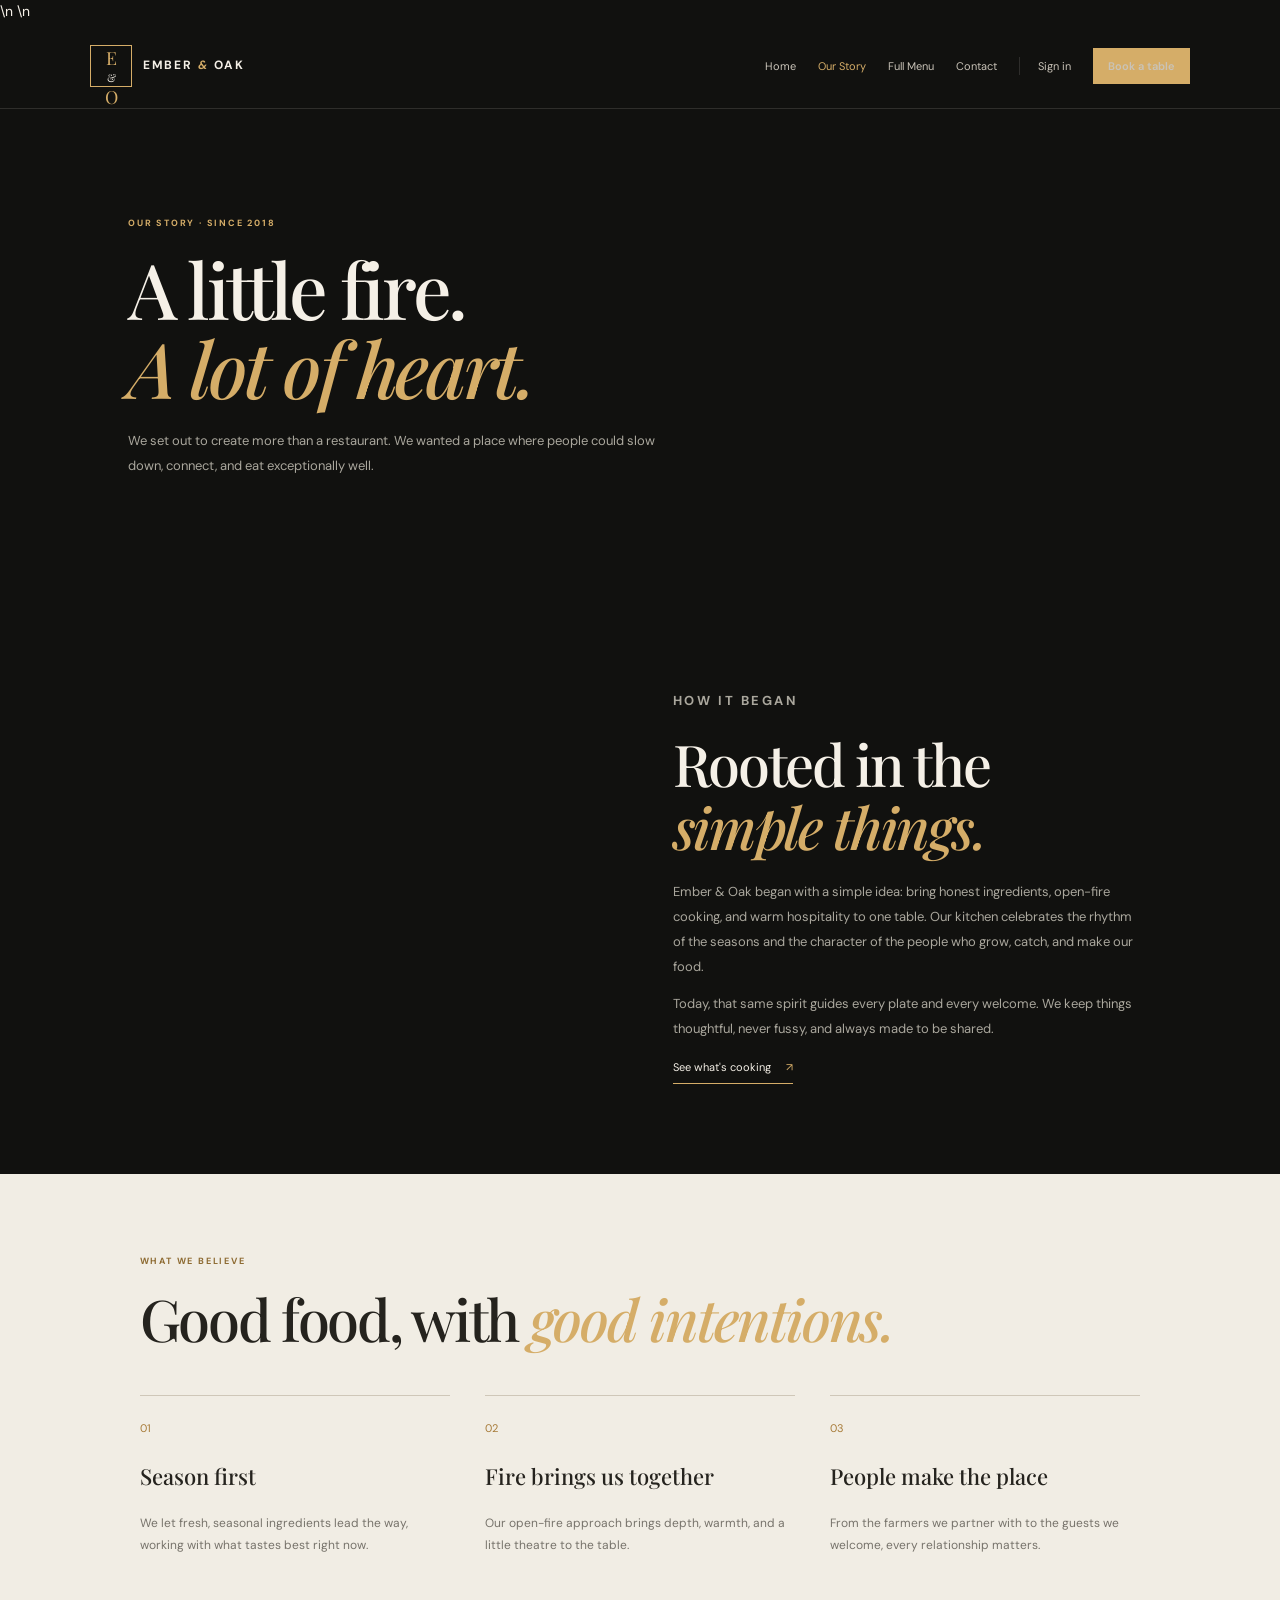
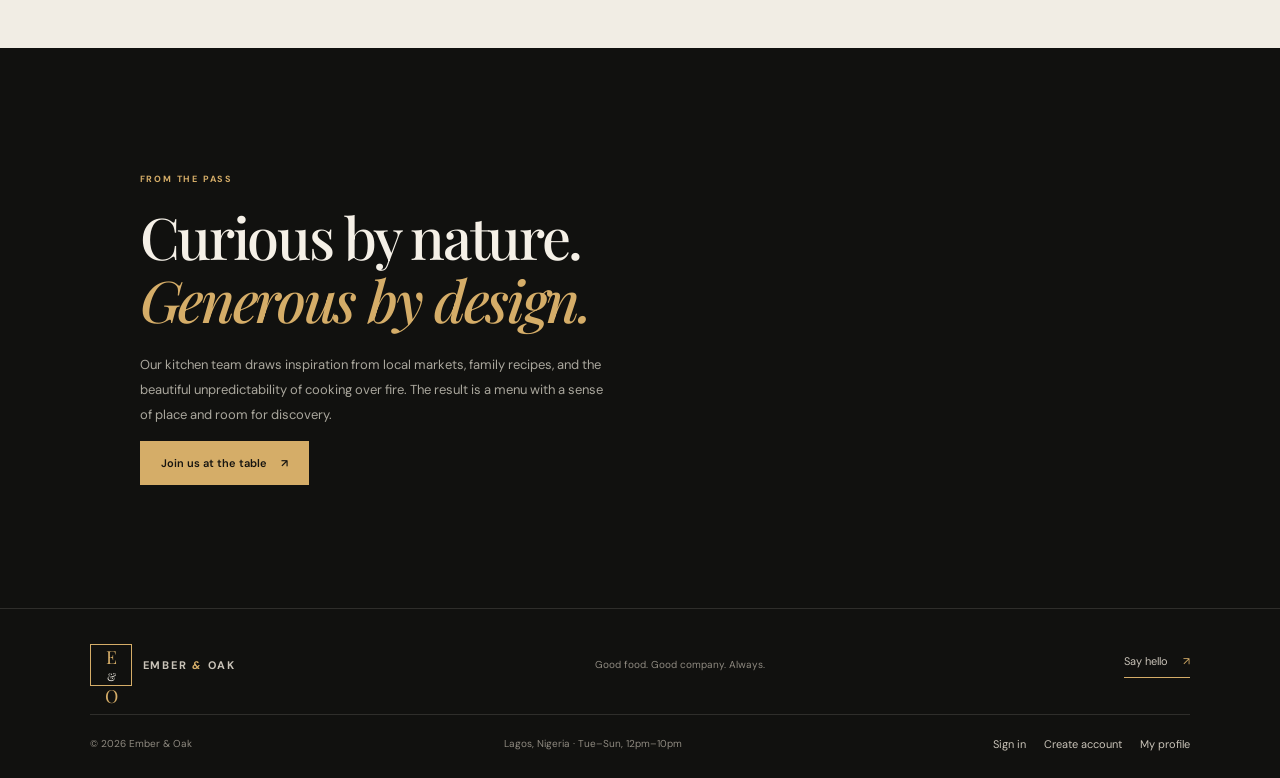
<file: about.html>
<!DOCTYPE html><html lang="en"><head><meta charset="UTF-8"><meta name="viewport" content="width=device-width, initial-scale=1.0"><title>Our Story | Ember & Oak</title><link rel="stylesheet" href="styles.css">\n    <link rel="stylesheet" href="loader.css"><script src="loader.js" defer></script>\n  <script src="script.js" defer></script></head><body>
<header class="site-header"><a class="brand" href="index.html"><span class="brand-mark">E<span>&</span>O</span><span>EMBER <i>&</i> OAK</span></a><button class="nav-toggle" aria-label="Toggle navigation" aria-expanded="false">☰</button><nav class="nav"><a href="index.html">Home</a><a class="active" href="about.html">Our Story</a><a href="menu.html">Full Menu</a><a href="index.html#contact">Contact</a><a class="nav-login" href="login.html">Sign in</a><a class="button button-small" href="index.html#reservation">Book a table</a></nav></header>
<main><section class="page-hero about-hero"><div class="page-hero-image"></div><div class="page-hero-copy"><p class="eyebrow">OUR STORY · SINCE 2018</p><h1>A little fire.<br><em>A lot of heart.</em></h1><p>We set out to create more than a restaurant. We wanted a place where people could slow down, connect, and eat exceptionally well.</p></div></section>
<section class="story-grid section-wrap"><div class="story-photo"></div><div class="story-text"><p class="eyebrow">HOW IT BEGAN</p><h2>Rooted in the<br><em>simple things.</em></h2><p>Ember & Oak began with a simple idea: bring honest ingredients, open-fire cooking, and warm hospitality to one table. Our kitchen celebrates the rhythm of the seasons and the character of the people who grow, catch, and make our food.</p><p>Today, that same spirit guides every plate and every welcome. We keep things thoughtful, never fussy, and always made to be shared.</p><a class="under-link" href="index.html#menu">See what's cooking <span>↗</span></a></div></section>
<section class="values-section"><div class="section-wrap"><p class="eyebrow">WHAT WE BELIEVE</p><h2>Good food, with <em>good intentions.</em></h2><div class="values-grid"><article><span>01</span><h3>Season first</h3><p>We let fresh, seasonal ingredients lead the way, working with what tastes best right now.</p></article><article><span>02</span><h3>Fire brings us together</h3><p>Our open-fire approach brings depth, warmth, and a little theatre to the table.</p></article><article><span>03</span><h3>People make the place</h3><p>From the farmers we partner with to the guests we welcome, every relationship matters.</p></article></div></div></section>
<section class="chef-section section-wrap"><div class="chef-copy"><p class="eyebrow">FROM THE PASS</p><h2>Curious by nature.<br><em>Generous by design.</em></h2><p>Our kitchen team draws inspiration from local markets, family recipes, and the beautiful unpredictability of cooking over fire. The result is a menu with a sense of place and room for discovery.</p><a class="button" href="index.html#reservation">Join us at the table <span>↗</span></a></div><div class="chef-photo"></div></section></main>
<footer class="footer"><div class="footer-top"><a class="brand" href="index.html"><span class="brand-mark">E<span>&</span>O</span><span>EMBER <i>&</i> OAK</span></a><p>Good food. Good company. Always.</p><a class="under-link" href="mailto:hello@emberandoak.example">Say hello <span>↗</span></a></div><div class="footer-bottom"><span>© <span data-year></span> Ember & Oak</span><span>Lagos, Nigeria · Tue–Sun, 12pm–10pm</span><div><a href="login.html">Sign in</a><a href="register.html">Create account</a><a href="profile.html">My profile</a></div></div></footer></body></html>
</file>
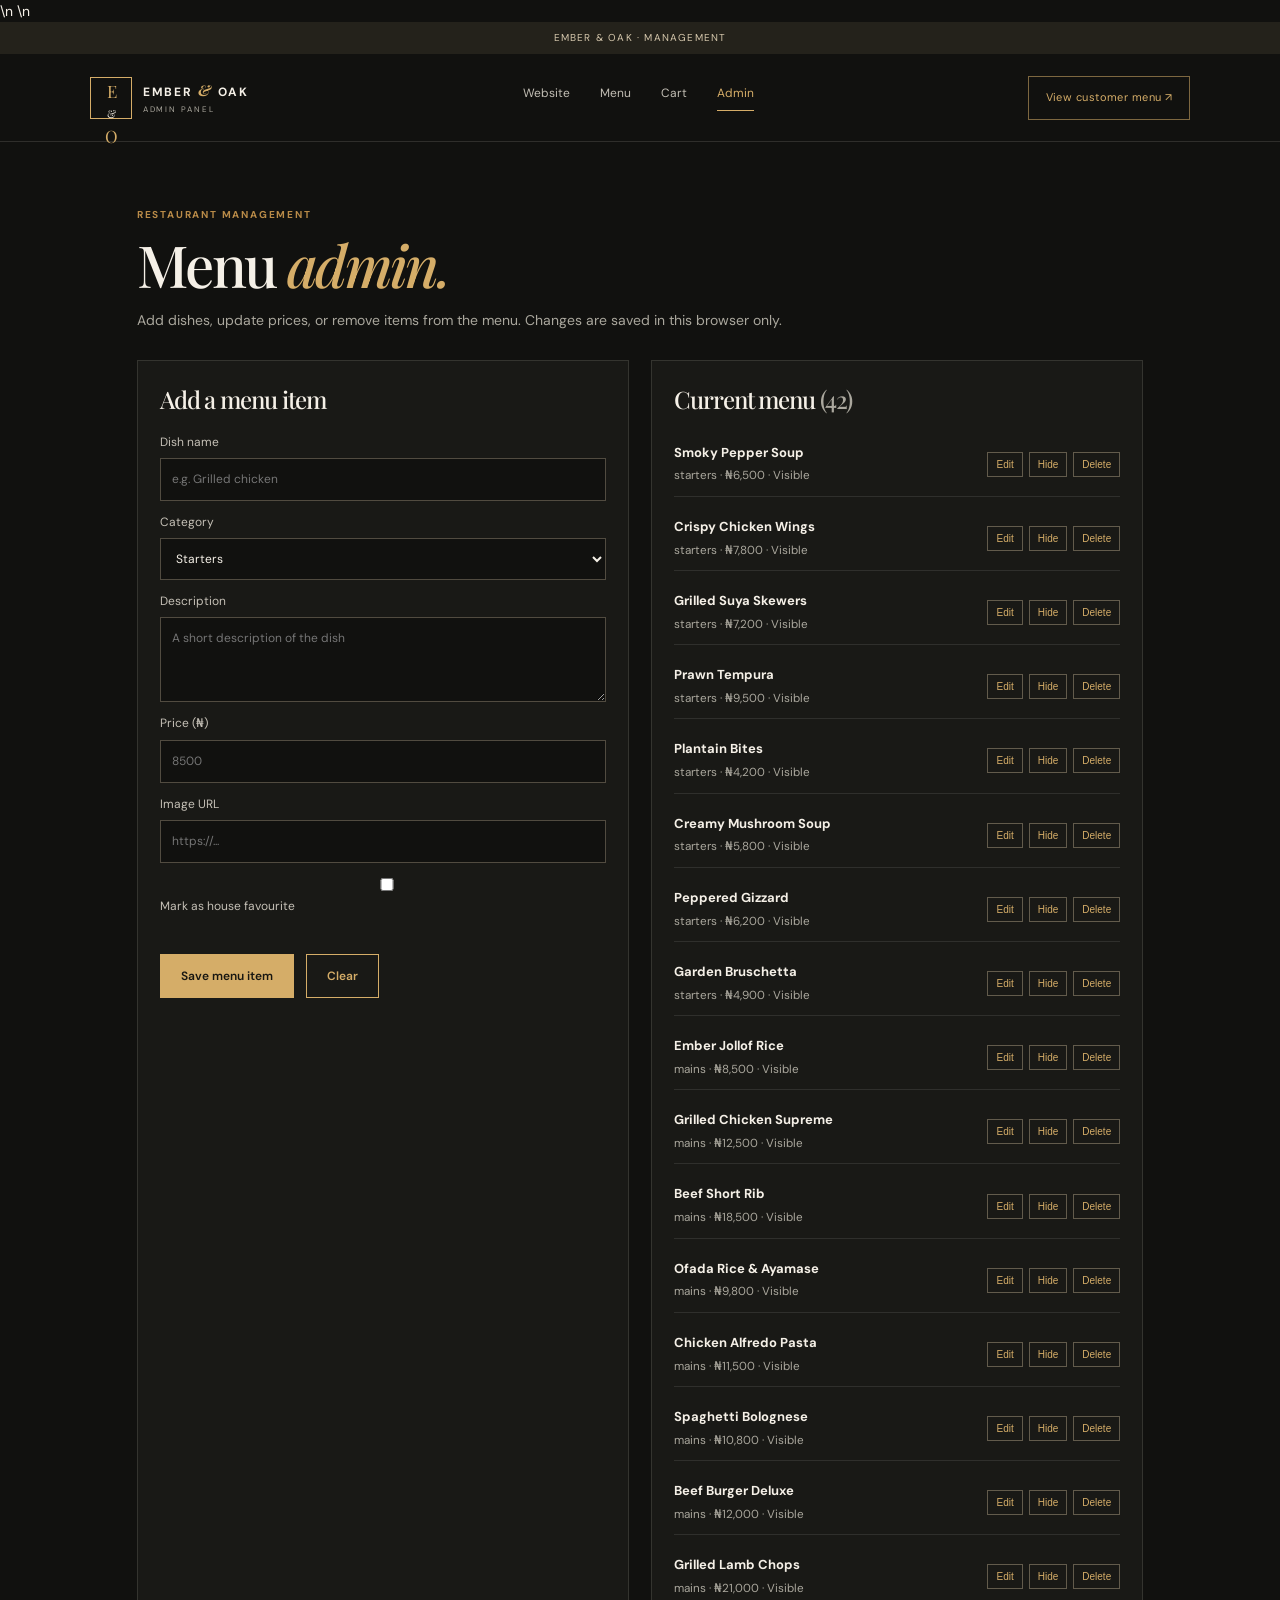
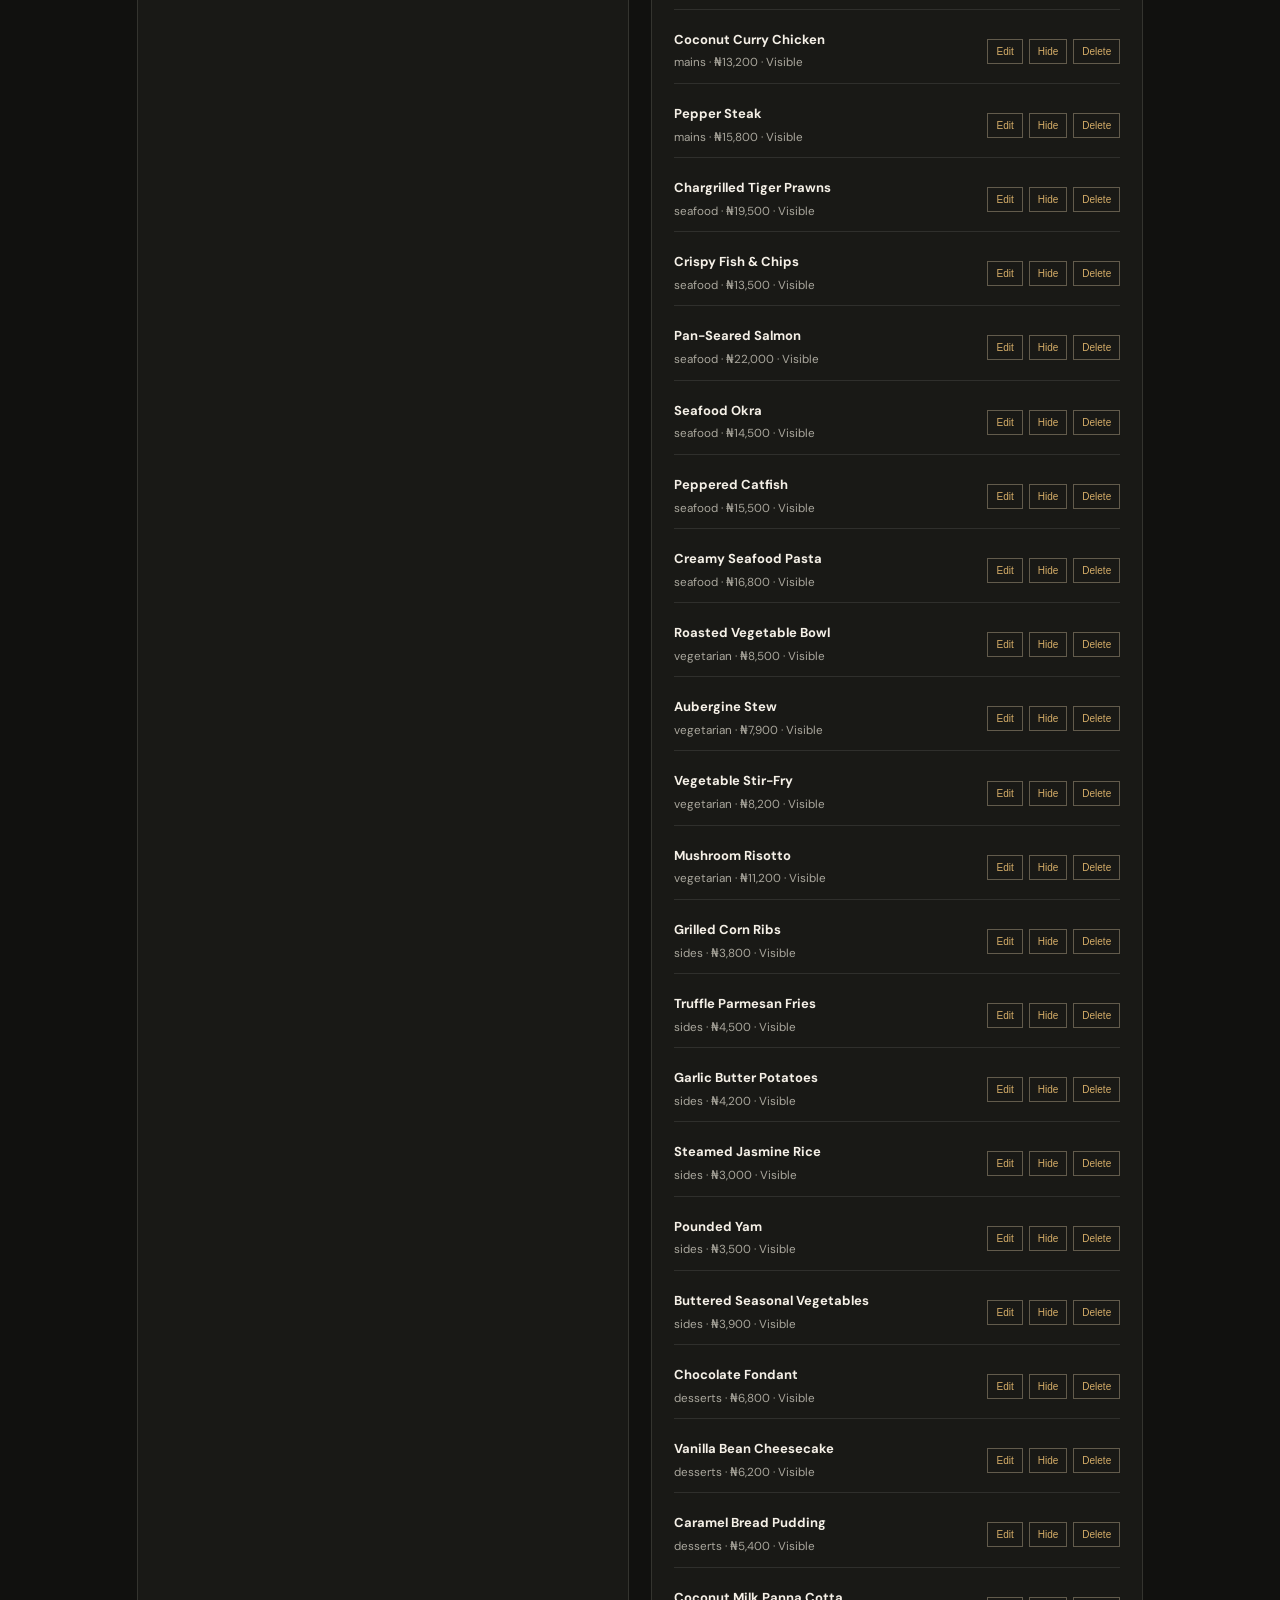
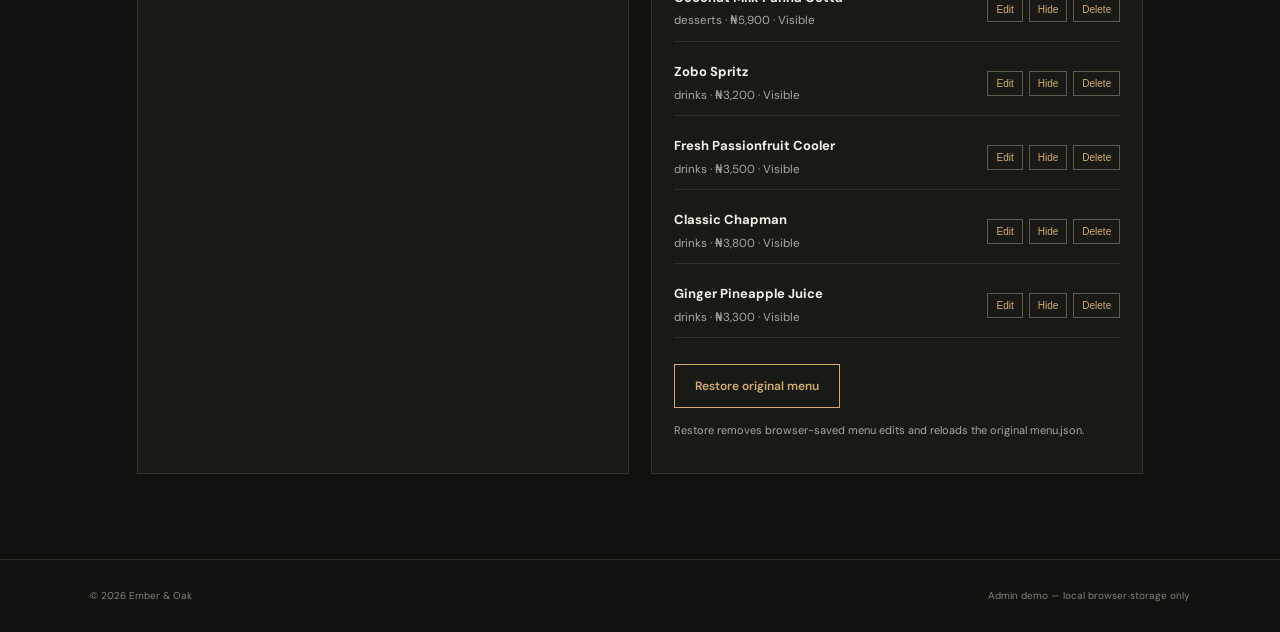
<file: admin.html>
<!DOCTYPE html>
<html lang="en">

<head>
    <meta charset="UTF-8">
    <meta name="viewport" content="width=device-width,initial-scale=1">
    <title>Admin | Ember & Oak</title>
    <link rel="preconnect" href="https://fonts.googleapis.com">
    <link
        href="https://fonts.googleapis.com/css2?family=DM+Sans:wght@400;500;600;700&family=Playfair+Display:wght@500;600;700&display=swap"
        rel="stylesheet">
    <link rel="stylesheet" href="menu.css">\n  <link rel="stylesheet" href="loader.css">
    <script src="loader.js" defer></script>\n  <script src="admin.js" defer></script>
</head>

<body>
    <div class="announcement">EMBER & OAK · MANAGEMENT</div>
    <header class="site-header"><a class="brand" href="index.html"><span class="brand-mark">E<span>&</span>O</span><span
                class="brand-name">EMBER <i>&</i> OAK<small>ADMIN PANEL</small></span></a>
        <nav class="main-nav"><a href="index.html">Website</a><a href="menu.html">Menu</a><a href="cart.html">Cart</a><a
                class="active" href="admin.html">Admin</a></nav><a class="header-cta" href="menu.html">View customer
            menu ↗</a>
    </header>
    <main class="page-shell">
        <p class="page-kicker">RESTAURANT MANAGEMENT</p>
        <h1 class="page-title">Menu <em>admin.</em></h1>
        <p class="muted">Add dishes, update prices, or remove items from the menu. Changes are saved in this browser
            only.</p>
        <div class="admin-grid">
            <section class="admin-card">
                <h2 id="form-heading">Add a menu item</h2>
                <form class="admin-form" id="admin-form"><input type="hidden" id="edit-id"><label>Dish name<input
                            id="dish-name" required maxlength="70"
                            placeholder="e.g. Grilled chicken"></label><label>Category<select id="dish-category"
                            required>
                            <option value="starters">Starters</option>
                            <option value="mains">Mains</option>
                            <option value="seafood">Seafood</option>
                            <option value="vegetarian">Vegetarian</option>
                            <option value="sides">Sides</option>
                            <option value="desserts">Desserts</option>
                            <option value="drinks">Drinks</option>
                        </select></label><label>Description<textarea id="dish-description" required maxlength="220"
                            placeholder="A short description of the dish"></textarea></label><label>Price (₦)<input
                            id="dish-price" type="number" min="1" step="100" required
                            placeholder="8500"></label><label>Image URL<input id="dish-image" type="url"
                            placeholder="https://..."></label><label class="check-line"><span><input id="dish-featured"
                                type="checkbox"> Mark as house favourite</span></label>
                    <div class="detail-actions"><button class="action-btn" type="submit" id="save-dish">Save menu
                            item</button><button class="action-btn secondary" type="button"
                            id="cancel-edit">Clear</button></div>
                    <p class="notice" id="admin-notice" aria-live="polite"></p>
                </form>
            </section>
            <section class="admin-card">
                <h2>Current menu <span id="item-total" class="muted"></span></h2>
                <div id="admin-list" class="admin-list">
                    <p class="muted">Loading items…</p>
                </div>
                <div class="detail-actions"><button class="action-btn secondary" id="restore-menu" type="button">Restore
                        original menu</button></div>
                <p class="muted" style="font-size:11px;margin-top:14px">Restore removes browser-saved menu edits and
                    reloads the original menu.json.</p>
            </section>
        </div>
    </main>
    <footer class="site-footer"><span>© 2026 Ember & Oak</span><span>Admin demo — local browser storage only</span>
    </footer>
</body>

</html>
</file>
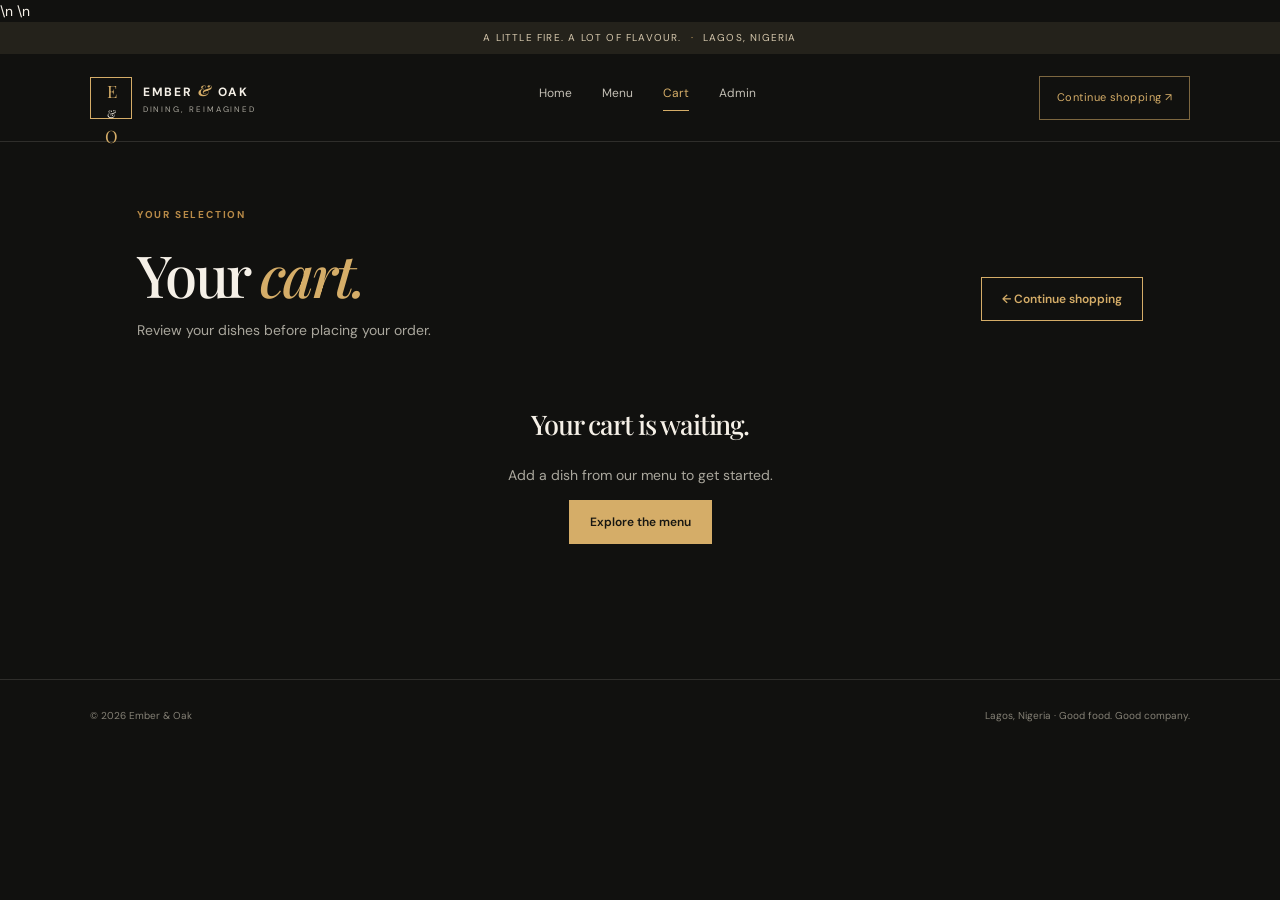
<file: cart.html>
<!DOCTYPE html><html lang="en"><head><meta charset="UTF-8"><meta name="viewport" content="width=device-width,initial-scale=1"><title>Your Cart | Ember & Oak</title><link rel="preconnect" href="https://fonts.googleapis.com"><link href="https://fonts.googleapis.com/css2?family=DM+Sans:wght@400;500;600;700&family=Playfair+Display:wght@500;600;700&display=swap" rel="stylesheet"><link rel="stylesheet" href="menu.css">\n  <link rel="stylesheet" href="loader.css"><script src="loader.js" defer></script>\n  <script src="cart.js" defer></script></head><body><div class="announcement">A little fire. A lot of flavour. <span>·</span> Lagos, Nigeria</div><header class="site-header"><a class="brand" href="index.html"><span class="brand-mark">E<span>&</span>O</span><span class="brand-name">EMBER <i>&</i> OAK<small>DINING, REIMAGINED</small></span></a><nav class="main-nav"><a href="index.html">Home</a><a href="menu.html">Menu</a><a class="active" href="cart.html">Cart</a><a href="admin.html">Admin</a></nav><a class="header-cta" href="menu.html">Continue shopping ↗</a></header><main class="page-shell"><p class="page-kicker">YOUR SELECTION</p><div class="page-header"><div><h1 class="page-title">Your <em>cart.</em></h1><p class="muted">Review your dishes before placing your order.</p></div><a class="action-btn secondary" href="menu.html">← Continue shopping</a></div><div id="cart-content"></div></main><footer class="site-footer"><span>© 2026 Ember & Oak</span><span>Lagos, Nigeria · Good food. Good company.</span></footer></body></html>
</file>
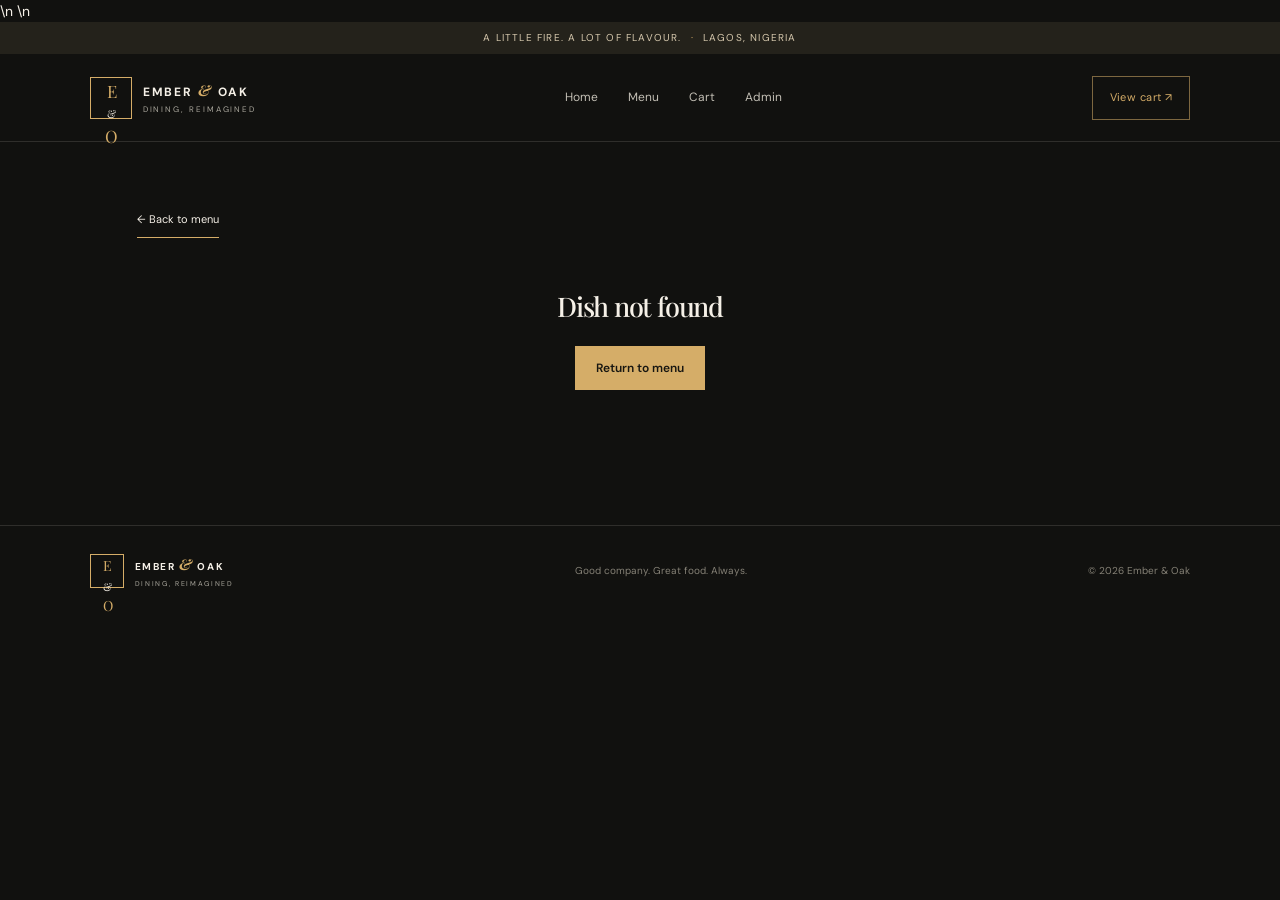
<file: item.html>
<!DOCTYPE html>
<html lang="en"><head><meta charset="UTF-8"><meta name="viewport" content="width=device-width,initial-scale=1">
<title>Dish details | Ember & Oak</title><link rel="preconnect" href="https://fonts.googleapis.com"><link href="https://fonts.googleapis.com/css2?family=DM+Sans:wght@400;500;600;700&family=Playfair+Display:wght@500;600;700&display=swap" rel="stylesheet"><link rel="stylesheet" href="menu.css">\n  <link rel="stylesheet" href="loader.css"><script src="loader.js" defer></script>\n  <script src="item.js" defer></script></head>
<body><div class="announcement">A little fire. A lot of flavour. <span>·</span> Lagos, Nigeria</div>
<header class="site-header"><a class="brand" href="index.html"><span class="brand-mark">E<span>&</span>O</span><span class="brand-name">EMBER <i>&</i> OAK<small>DINING, REIMAGINED</small></span></a><nav class="main-nav"><a href="index.html">Home</a><a href="menu.html">Menu</a><a href="cart.html">Cart</a><a href="admin.html">Admin</a></nav><a class="header-cta" href="cart.html">View cart ↗</a></header>
<main class="page-shell"><a class="text-link" href="menu.html">← Back to menu</a><div id="item-detail"><p class="muted">Loading dish details…</p></div></main>
<footer class="site-footer"><a class="brand footer-brand" href="index.html"><span class="brand-mark">E<span>&</span>O</span><span class="brand-name">EMBER <i>&</i> OAK<small>DINING, REIMAGINED</small></span></a><p>Good company. Great food. Always.</p><span>© 2026 Ember & Oak</span></footer></body></html>
</file>
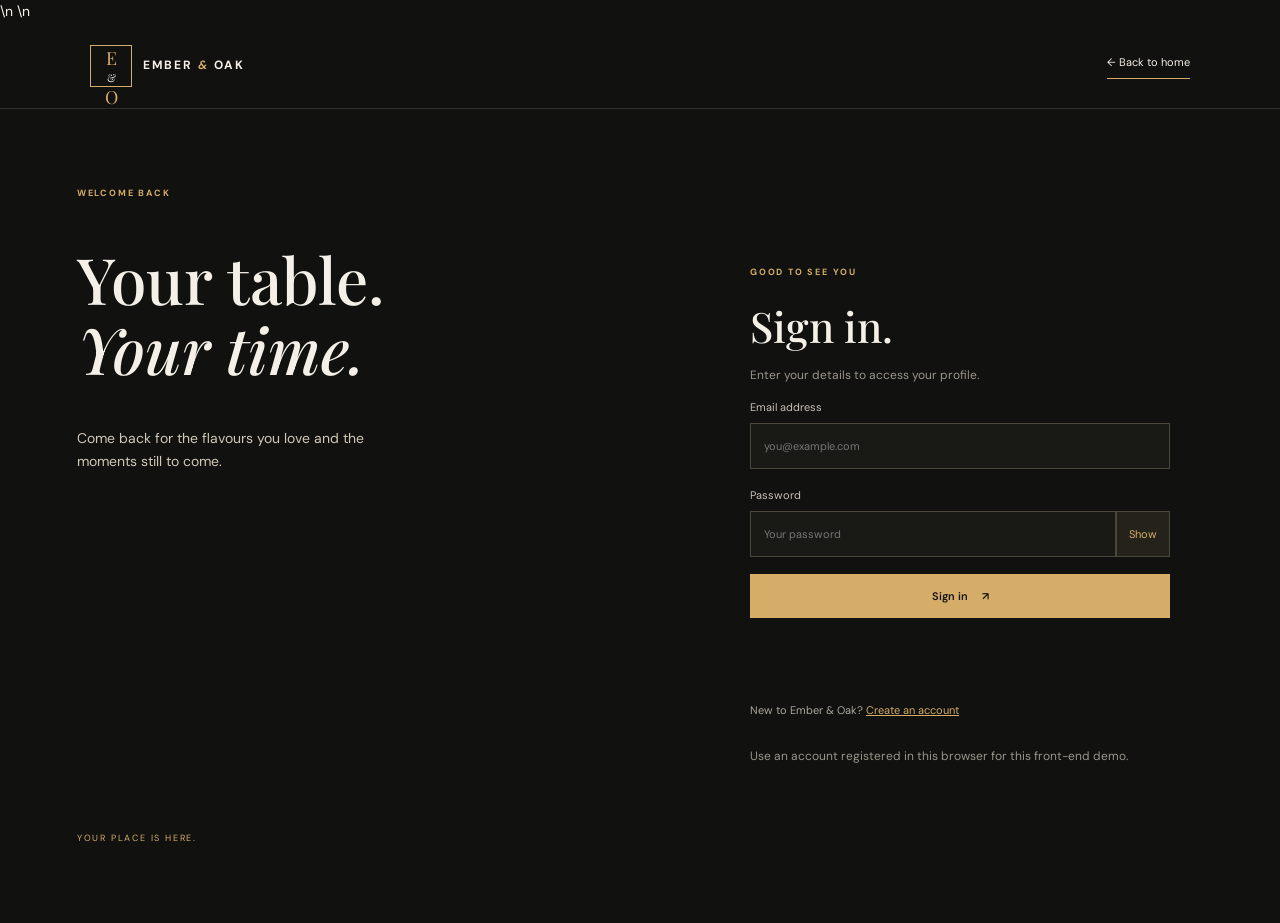
<file: login.html>
<!DOCTYPE html>
<html lang="en">

<head>
    <meta charset="UTF-8">
    <meta name="viewport" content="width=device-width, initial-scale=1.0">
    <title>Sign In | Ember & Oak</title>
    <link rel="stylesheet" href="styles.css">\n    <link rel="stylesheet" href="loader.css">
    <script src="loader.js" defer></script>\n  <script src="script.js" defer></script>
</head>

<body class="auth-body">
    <header class="site-header"><a class="brand" href="index.html"><span
                class="brand-mark">E<span>&</span>O</span><span>EMBER <i>&</i> OAK</span></a><a class="text-link"
            href="index.html">← Back to home</a></header>
    <main class="auth-layout">
        <div class="auth-visual login-visual">
            <div>
                <p class="eyebrow">WELCOME BACK</p>
                <h1>Your table.<br><em>Your time.</em></h1>
                <p>Come back for the flavours you love and the moments still to come.</p>
            </div><span class="visual-caption">YOUR PLACE IS HERE.</span>
        </div>
        <section class="auth-panel">
            <div class="auth-form-wrap">
                <p class="eyebrow">GOOD TO SEE YOU</p>
                <h2>Sign in.</h2>
                <p class="muted">Enter your details to access your profile.</p>
                <form id="loginForm" class="stack-form"><label>Email address<input name="email" type="email"
                            autocomplete="email" required placeholder="you@example.com"></label><label>Password<div
                            class="password-wrap"><input name="password" type="password" autocomplete="current-password"
                                required placeholder="Your password"><button type="button" class="password-toggle"
                                aria-label="Show password">Show</button></div></label><button class="button button-wide"
                        type="submit">Sign in <span>↗</span></button>
                    <p class="form-message" aria-live="polite"></p>
                    <p class="auth-switch">New to Ember & Oak? <a href="register.html">Create an account</a></p><small
                        class="muted">Use an account registered in this browser for this front-end demo.</small>
                </form>
            </div>
        </section>
    </main>
</body>

</html>
</file>
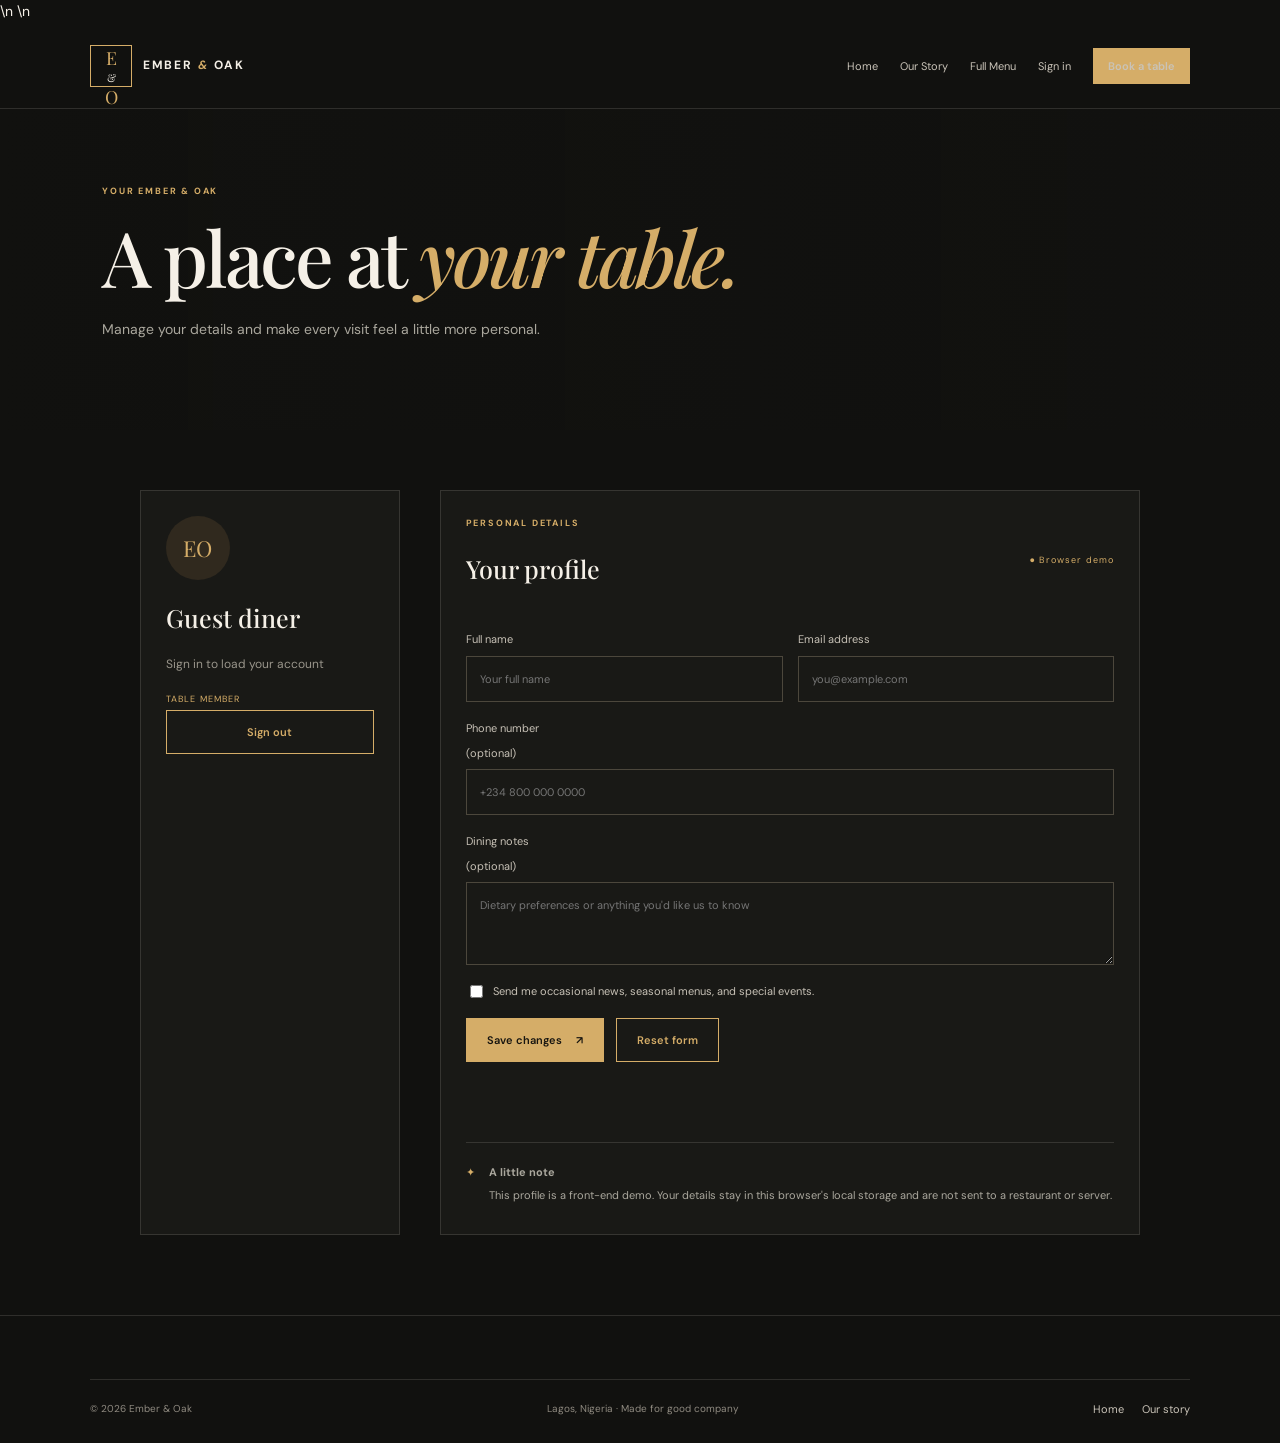
<file: profile.html>
<!DOCTYPE html><html lang="en"><head><meta charset="UTF-8"><meta name="viewport" content="width=device-width, initial-scale=1.0"><title>My Profile | Ember & Oak</title><link rel="stylesheet" href="styles.css">\n    <link rel="stylesheet" href="loader.css"><script src="loader.js" defer></script>\n  <script src="script.js" defer></script></head><body><header class="site-header"><a class="brand" href="index.html"><span class="brand-mark">E<span>&</span>O</span><span>EMBER <i>&</i> OAK</span></a><button class="nav-toggle" aria-label="Toggle navigation" aria-expanded="false">☰</button><nav class="nav"><a href="index.html">Home</a><a href="about.html">Our Story</a><a href="menu.html">Full Menu</a><a href="login.html">Sign in</a><a class="button button-small" href="index.html#reservation">Book a table</a></nav></header><main class="profile-page"><section class="profile-banner"><p class="eyebrow">YOUR EMBER & OAK</p><h1>A place at <em>your table.</em></h1><p>Manage your details and make every visit feel a little more personal.</p></section><section class="profile-layout section-wrap"><aside class="profile-sidebar"><div class="avatar" id="avatarInitials">EO</div><h2 id="profileName">Guest diner</h2><p id="profileEmail" class="muted">Sign in to load your account</p><span class="member-tag">TABLE MEMBER</span><button id="logoutButton" class="button button-outline button-wide">Sign out</button></aside><div class="profile-content"><div class="profile-heading"><div><p class="eyebrow">PERSONAL DETAILS</p><h2>Your profile</h2></div><span class="profile-status">● Browser demo</span></div><form id="profileForm" class="profile-form"><div class="form-row"><label>Full name<input name="name" required placeholder="Your full name"></label><label>Email address<input name="email" type="email" required placeholder="you@example.com"></label></div><label>Phone number <span class="optional">(optional)</span><input name="phone" type="tel" placeholder="+234 800 000 0000"></label><label>Dining notes <span class="optional">(optional)</span><textarea name="notes" rows="3" placeholder="Dietary preferences or anything you'd like us to know"></textarea></label><label class="check-label"><input name="updates" type="checkbox"><span>Send me occasional news, seasonal menus, and special events.</span></label><div class="profile-actions"><button class="button" type="submit">Save changes <span>↗</span></button><button class="button button-outline" type="reset">Reset form</button></div><p class="form-message" aria-live="polite"></p></form><div class="profile-note"><span>✦</span><div><strong>A little note</strong><p>This profile is a front-end demo. Your details stay in this browser's local storage and are not sent to a restaurant or server.</p></div></div></div></section></main><footer class="footer"><div class="footer-bottom"><span>© <span data-year></span> Ember & Oak</span><span>Lagos, Nigeria · Made for good company</span><div><a href="index.html">Home</a><a href="about.html">Our story</a></div></div></footer></body></html>
</file>
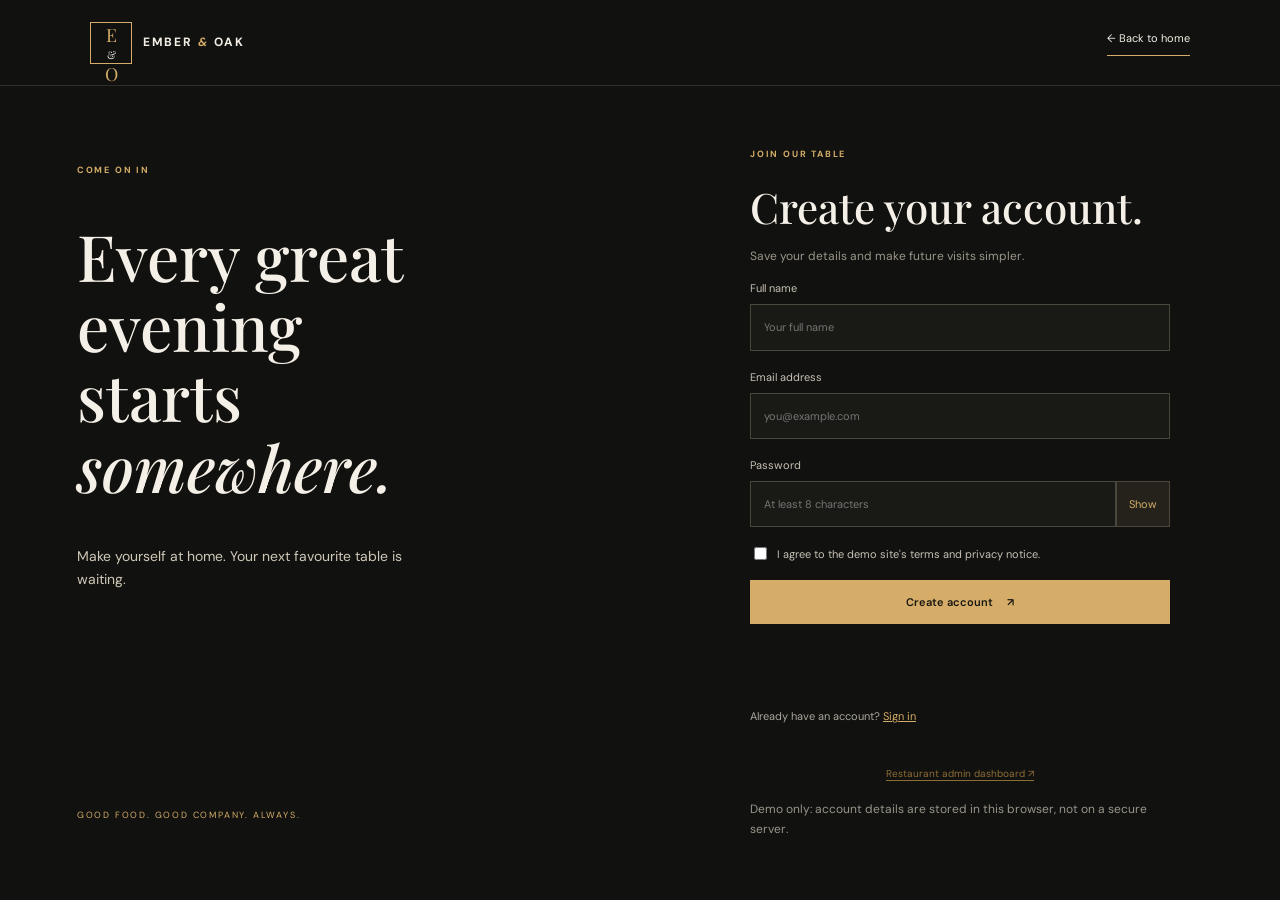
<file: register.html>
<!DOCTYPE html>
<html lang="en"><head><meta charset="UTF-8"><meta name="viewport" content="width=device-width, initial-scale=1.0"><title>Create Account | Ember & Oak</title><link rel="stylesheet" href="styles.css"><link rel="stylesheet" href="transitions.css"><script src="script.js" defer></script></head>
<body class="auth-body"><header class="site-header"><a class="brand" href="index.html"><span class="brand-mark">E<span>&</span>O</span><span>EMBER <i>&</i> OAK</span></a><a class="text-link" href="index.html">← Back to home</a></header>
<main class="auth-layout"><div class="auth-visual register-visual"><div><p class="eyebrow">COME ON IN</p><h1>Every great evening<br>starts <em>somewhere.</em></h1><p>Make yourself at home. Your next favourite table is waiting.</p></div><span class="visual-caption">GOOD FOOD. GOOD COMPANY. ALWAYS.</span></div>
<section class="auth-panel"><div class="auth-form-wrap"><p class="eyebrow">JOIN OUR TABLE</p><h2>Create your account.</h2><p class="muted">Save your details and make future visits simpler.</p>
<form id="registerForm" class="stack-form"><label>Full name<input name="name" autocomplete="name" required placeholder="Your full name"></label><label>Email address<input name="email" type="email" autocomplete="email" required placeholder="you@example.com"></label><label>Password<div class="password-wrap"><input name="password" type="password" minlength="8" autocomplete="new-password" required placeholder="At least 8 characters"><button type="button" class="password-toggle" aria-label="Show password">Show</button></div></label><label class="check-label"><input type="checkbox" required><span>I agree to the demo site's terms and privacy notice.</span></label><button class="button button-wide" type="submit">Create account <span>↗</span></button><p class="form-message" aria-live="polite"></p><p class="auth-switch">Already have an account? <a href="login.html">Sign in</a></p><p class="admin-shortcut"><a href="admin.html">Restaurant admin dashboard ↗</a></p><small class="muted">Demo only: account details are stored in this browser, not on a secure server.</small></form></div></section></main><script src="transitions.js" defer></script><script src="site-enhancements.js" defer></script></body></html>
</file>
<file: styles.css>
@import url('https://fonts.googleapis.com/css2?family=DM+Sans:wght@400;500;600;700&family=Playfair+Display:wght@400;500;600;700&display=swap');
:root{--bg:#11110f;--panel:#191916;--text:#f5f0e7;--muted:#aaa79d;--gold:#d5ad68;--line:rgba(245,240,231,.13);--serif:'Playfair Display',Georgia,serif;--sans:'DM Sans',Arial,sans-serif}
*{box-sizing:border-box}html{scroll-behavior:smooth}body{margin:0;background:var(--bg);color:var(--text);font:14px/1.65 var(--sans)}a{color:inherit}button,input,select,textarea{font:inherit}.site-header{height:86px;padding:0 7%;display:flex;align-items:center;justify-content:space-between;gap:22px;border-bottom:1px solid var(--line);position:relative;z-index:20;background:#11110f}.brand{display:flex;align-items:center;gap:11px;text-decoration:none;color:var(--text);font-size:12px;font-weight:700;letter-spacing:.16em}.brand i{color:var(--gold)}.brand-mark{width:42px;height:42px;border:1px solid var(--gold);display:grid;place-items:center;color:var(--gold);font:18px var(--serif);letter-spacing:-2px}.brand-mark span{font-size:11px;color:var(--text)}.nav{display:flex;align-items:center;gap:22px}.nav a,.footer a{font-size:11px;text-decoration:none;color:#c9c3b8}.nav a:hover,.footer a:hover{color:var(--gold)}.nav a.active{color:var(--gold)}.nav-login{border-left:1px solid var(--line);padding-left:18px}.nav-toggle{display:none;background:transparent;border:1px solid var(--line);color:var(--gold);padding:7px 10px}.button{display:inline-flex;align-items:center;justify-content:center;gap:14px;padding:14px 20px;background:var(--gold);color:#171510;text-decoration:none;border:1px solid var(--gold);font:600 11px var(--sans);cursor:pointer;transition:.2s}.button:hover{background:#e6c78e}.button-small{padding:10px 14px}.button-outline{background:transparent;color:var(--gold)}.button-wide{width:100%}.text-link,.under-link{display:inline-flex;gap:15px;align-items:center;text-decoration:none;border-bottom:1px solid var(--gold);padding-bottom:7px;font-size:11px}.text-link span,.under-link span{color:var(--gold)}.eyebrow{font-size:9px;letter-spacing:.2em;color:var(--gold);font-weight:700;margin:0 0 18px}.hero{min-height:610px;position:relative;overflow:hidden}.home-carousel{display:flex;align-items:stretch}.carousel-slides{position:absolute;inset:0}.carousel-slide{position:absolute;inset:0;background-position:center;background-size:cover;opacity:0;visibility:hidden;transition:opacity .9s ease,visibility .9s ease}.carousel-slide.is-active{opacity:1;visibility:visible}.hero-shade{position:absolute;inset:0;background:linear-gradient(90deg,rgba(12,12,10,.92) 0%,rgba(12,12,10,.75) 42%,rgba(12,12,10,.2) 100%),linear-gradient(0deg,rgba(0,0,0,.38),transparent 45%)}.hero-content{position:relative;z-index:2;width:min(620px,85%);padding:115px 0 100px 10%;pointer-events:auto}.hero h1,.page-hero h1,.profile-banner h1{font:500 clamp(48px,6vw,82px)/1.03 var(--serif);letter-spacing:-.045em;margin:0 0 22px}.hero h1 em,.page-hero h1 em,.profile-banner h1 em,h2 em{color:var(--gold);font-weight:500}.hero-copy{max-width:420px;color:#c4beb3;font-size:13px;line-height:1.9;margin-bottom:28px}.hero-actions{display:flex;align-items:center;gap:25px;flex-wrap:wrap}.hero-note{display:flex;align-items:center;gap:12px;margin-top:65px;color:#b5aa95;font-size:8px;letter-spacing:.16em}.note-line{width:32px;height:1px;background:var(--gold)}.carousel-controls{position:absolute;z-index:5;right:7%;bottom:30px;display:flex;align-items:center;gap:15px}.carousel-arrow{width:35px;height:35px;border:1px solid #ffffff65;background:#11110f66;color:white;cursor:pointer}.carousel-dots{display:flex;gap:7px}.carousel-dot{width:22px;height:3px;padding:0;border:0;background:#ffffff66;cursor:pointer}.carousel-dot.is-active{background:var(--gold);width:35px}.carousel-counter{font-size:9px;letter-spacing:.12em;color:#f1e8d8;margin-left:5px}.section-wrap{max-width:1180px;margin:auto;padding-left:7%;padding-right:7%}.intro{display:grid;grid-template-columns:1fr 1fr;gap:50px;padding-top:100px;padding-bottom:100px}.intro h2,.section-heading h2,.reservation h2,.story-text h2,.values-section h2,.chef-copy h2{font:500 clamp(37px,4.5vw,58px)/1.1 var(--serif);letter-spacing:-.04em;margin:0}.intro-copy{max-width:480px;color:#b8b2a7;font-size:13px;line-height:2}.menu-section{background:#f1ede4;color:#25231e;padding:85px 0}.section-heading{display:flex;justify-content:space-between;align-items:end;gap:30px;margin-bottom:34px}.section-heading>p{font-size:12px;color:#77736b}.section-heading .eyebrow{color:#8d6a31}.dish-grid{display:grid;grid-template-columns:repeat(3,1fr);gap:24px}.dish-card{display:block;text-decoration:none;color:inherit;min-width:0}.dish-image{height:240px;position:relative;overflow:hidden;background:#d8d0c3}.dish-image img{width:100%;height:100%;object-fit:cover;transition:transform .5s}.dish-card:hover .dish-image img{transform:scale(1.05)}.dish-number{position:absolute;top:14px;left:14px;color:white;background:#151410a6;padding:5px 9px;font-size:9px}.dish-meta{display:flex;justify-content:space-between;gap:15px;padding:17px 0;border-bottom:1px solid #cfc7b8}.dish-meta h3{font:500 20px var(--serif);margin:0 0 5px}.dish-meta p{font-size:11px;color:#77736b;margin:0;max-width:260px}.dish-meta strong{white-space:nowrap;color:#956d32;font-size:12px}.home-menu-loading{color:#827b6f;padding:20px}.menu-bottom{display:flex;justify-content:space-between;gap:20px;align-items:center;margin-top:30px;font-size:11px;color:#77736b}.quote-section{display:grid;grid-template-columns:1fr 1fr;min-height:380px}.quote-image{background:url('https://images.unsplash.com/photo-1517248135467-4c7edcad34c4?auto=format&fit=crop&w=1200&q=85') center/cover}.quote-copy{display:flex;flex-direction:column;justify-content:center;padding:65px 12%;background:#1a1915}.quote-copy blockquote{font:500 clamp(28px,3vw,42px)/1.25 var(--serif);margin:0 0 25px}.quote-author{font-size:9px;letter-spacing:.16em;color:var(--gold)}.reservation{display:grid;grid-template-columns:1fr 1fr;gap:70px;padding-top:100px;padding-bottom:100px}.reservation>div>p:not(.eyebrow){max-width:360px;color:#aaa79d;font-size:13px;line-height:1.9}.reservation-form,.stack-form,.profile-form{display:grid;gap:17px}.reservation-form label,.stack-form label,.profile-form label{display:grid;gap:7px;font-size:11px;color:#c7c1b6}.reservation-form input,.reservation-form select,.stack-form input,.profile-form input,.profile-form textarea{width:100%;background:#191916;border:1px solid #4c473c;color:var(--text);padding:13px;outline:none}.form-row{display:grid;grid-template-columns:1fr 1fr;gap:15px}.form-message,.notice{min-height:16px;color:var(--gold);font-size:11px}.reservation-form small{color:#807b71;font-size:10px}.footer{border-top:1px solid var(--line);padding:35px 7% 25px}.footer-top,.footer-bottom{display:flex;justify-content:space-between;align-items:center;gap:20px;flex-wrap:wrap}.footer-top p,.footer-bottom{color:#8f8a80;font-size:10px}.footer-bottom{border-top:1px solid var(--line);margin-top:28px;padding-top:20px}.footer-bottom div{display:flex;gap:18px}.page-hero{min-height:490px;position:relative;display:flex;align-items:center;padding:70px 10%;overflow:hidden}.page-hero-image{position:absolute;inset:0;background:linear-gradient(90deg,#11110f 0%,#11110fcc 45%,#11110f22),url('https://images.unsplash.com/photo-1517248135467-4c7edcad34c4?auto=format&fit=crop&w=1600&q=85') center/cover}.page-hero-copy{position:relative;max-width:550px}.page-hero-copy>p:last-child,.story-text p,.chef-copy>p:not(.eyebrow){color:#aaa79d;line-height:1.9;font-size:13px}.story-grid,.chef-section{display:grid;grid-template-columns:1fr 1fr;gap:65px;align-items:center;padding-top:90px;padding-bottom:90px}.story-photo,.chef-photo{min-height:380px;background:url('https://images.unsplash.com/photo-1547592180-85f173990554?auto=format&fit=crop&w=1200&q=85') center/cover}.story-text h2,.chef-copy h2{margin-bottom:22px}.values-section{background:#f1ede4;color:#25231e;padding:80px 0}.values-section .eyebrow{color:#8d6a31}.values-grid{display:grid;grid-template-columns:repeat(3,1fr);gap:35px;margin-top:45px}.values-grid article{border-top:1px solid #cfc7b8;padding-top:20px}.values-grid article>span{color:#a77b38;font-size:11px}.values-grid h3{font:500 22px var(--serif)}.values-grid p{font-size:12px;color:#77736b;line-height:1.8}.chef-section{padding-top:90px;padding-bottom:90px}.auth-body{min-height:100vh}.auth-layout{display:grid;grid-template-columns:1fr 1fr;min-height:calc(100vh - 86px)}.auth-visual{padding:12%;display:flex;flex-direction:column;justify-content:space-between;background:linear-gradient(0deg,#11110fbb,#11110f55),url('https://images.unsplash.com/photo-1547592180-85f173990554?auto=format&fit=crop&w=1300&q=85') center/cover}.auth-visual h1{font:500 clamp(42px,5vw,64px)/1.1 var(--serif)}.auth-visual p:not(.eyebrow){color:#d0c8b8;max-width:350px}.visual-caption{font-size:9px;letter-spacing:.2em;color:var(--gold)}.auth-panel{display:grid;place-items:center;padding:55px 8%}.auth-form-wrap{width:min(420px,100%)}.auth-form-wrap h2{font:500 42px var(--serif);margin:0 0 8px}.auth-form-wrap>.muted,.muted{color:#99958b;font-size:12px}.password-wrap{display:flex}.password-wrap input{flex:1}.password-toggle{background:#24221b;border:1px solid #4c473c;color:var(--gold);padding:0 12px}.auth-switch{font-size:11px;color:#aaa79d}.auth-switch a{color:var(--gold)}.profile-page{min-height:75vh}.profile-banner{padding:75px 8%;background:linear-gradient(90deg,#11110f,#11110fcc),url('https://images.unsplash.com/photo-1517248135467-4c7edcad34c4?auto=format&fit=crop&w=1400&q=85') center/cover}.profile-banner p:last-child{color:#aaa79d}.profile-layout{display:grid;grid-template-columns:260px 1fr;gap:40px;padding-top:60px;padding-bottom:80px}.profile-sidebar,.profile-content{background:#191916;border:1px solid var(--line);padding:25px}.avatar{width:64px;height:64px;border-radius:50%;display:grid;place-items:center;background:#30291e;color:var(--gold);font:22px var(--serif)}.profile-sidebar h2,.profile-heading h2{font:500 25px var(--serif)}.member-tag,.profile-status{font-size:9px;color:var(--gold);letter-spacing:.13em}.profile-heading{display:flex;justify-content:space-between;gap:20px;align-items:center}.profile-form{margin-top:25px}.check-label{display:flex!important;align-items:center;gap:10px}.check-label input{width:auto}.profile-actions{display:flex;gap:12px;flex-wrap:wrap}.profile-note{display:flex;gap:14px;border-top:1px solid var(--line);margin-top:25px;padding-top:20px;color:#aaa79d;font-size:11px}.profile-note>span{color:var(--gold)}.profile-note p{margin:5px 0}
@media(max-width:850px){.nav{gap:12px}.nav a{font-size:10px}.hero-content{padding-left:7%}.intro,.reservation,.story-grid,.chef-section{gap:35px}.profile-layout{grid-template-columns:1fr 2fr}}
@media(max-width:680px){.site-header{height:72px;padding:0 5%}.nav-toggle{display:block}.nav{display:none;position:absolute;top:72px;left:0;right:0;background:#151410;padding:20px 6%;border-bottom:1px solid var(--line);flex-direction:column;align-items:flex-start}.nav.is-open{display:flex}.nav-login{border:0;padding-left:0}.hero{min-height:610px}.hero-content{padding:95px 7% 100px}.hero h1{font-size:48px}.carousel-controls{right:6%;bottom:20px}.intro,.reservation,.story-grid,.chef-section,.quote-section,.auth-layout,.profile-layout{grid-template-columns:1fr}.intro{padding-top:65px;padding-bottom:65px}.section-heading{display:block}.dish-grid,.values-grid{grid-template-columns:1fr}.dish-image{height:250px}.menu-bottom{align-items:flex-start;flex-direction:column}.quote-image{min-height:240px}.quote-copy{padding:50px 8%}.reservation{padding-top:65px;padding-bottom:65px}.page-hero{min-height:430px;padding:60px 7%}.story-grid,.chef-section{padding-top:60px;padding-bottom:60px}.story-photo,.chef-photo{min-height:280px}.auth-visual{min-height:330px;padding:9%}.auth-panel{padding:55px 7%}.profile-layout{padding-top:35px}.profile-sidebar{order:2}.profile-content{order:1}.footer{padding:30px 6%}.form-row{grid-template-columns:1fr}}
@media(prefers-reduced-motion:reduce){html{scroll-behavior:auto}.carousel-slide,.dish-image img{transition:none}}
@media(min-width:701px){.auth-visual{background-attachment:fixed;background-position:left center;background-size:50vw 100vh;background-repeat:no-repeat}}@media(max-width:700px){.auth-visual{background-attachment:fixed;background-position:center;background-size:cover}}.admin-shortcut{margin:13px 0 0;text-align:center;font-size:10px}.admin-shortcut a{color:#8d6d37;text-decoration:underline;text-underline-offset:3px}.sprinkle-title{position:relative;isolation:isolate}.sprinkle-title .title-sparkle{position:absolute;left:-18px;top:-18px;color:var(--gold);font-size:20px;opacity:0;pointer-events:none}.sprinkle-title.is-sprinkling{animation:title-arrive 1.25s cubic-bezier(.2,.8,.2,1) both}.sprinkle-title.is-sprinkling em{display:inline-block;animation:word-arrive 1.5s ease-out .3s both}.sprinkle-title.is-sprinkling .title-sparkle{animation:sparkle-pop 1.2s ease-out .25s both}@keyframes title-arrive{0%{opacity:0;filter:blur(9px);transform:translateY(16px);letter-spacing:5px}65%{opacity:1;filter:blur(0);transform:translateY(-2px)}100%{opacity:1;transform:translateY(0);letter-spacing:-1.8px}}@keyframes word-arrive{0%{clip-path:inset(0 100% 0 0);opacity:.2}100%{clip-path:inset(0 0 0 0);opacity:1}}@keyframes sparkle-pop{0%{opacity:0;transform:scale(.2) rotate(-35deg)}45%{opacity:1;transform:scale(1.35) rotate(20deg)}100%{opacity:0;transform:scale(.8) rotate(70deg)}}@media(prefers-reduced-motion:reduce){.sprinkle-title.is-sprinkling,.sprinkle-title.is-sprinkling em,.sprinkle-title .title-sparkle{animation:none!important}}
</file>
<file: loader.css>
:root{--loader-ink:#171510;--loader-gold:#d5ad68}
.cooking-loader{position:fixed;inset:0;z-index:99999;display:grid;place-items:center;background:radial-gradient(circle at 50% 40%,#30291e 0,#191713 48%,#100f0d 100%);color:#f7f0e4;opacity:1;visibility:visible;transition:opacity .55s ease,visibility .55s ease}
.cooking-loader.is-hidden{opacity:0;visibility:hidden;pointer-events:none}
.cooking-loader__inner{width:min(330px,84vw);text-align:center}
.cooking-loader__brand{font:600 11px/1.4 Arial,sans-serif;letter-spacing:.3em;color:var(--loader-gold);margin:0 0 30px}
.cooking-scene{height:145px;position:relative;margin:0 auto 20px;width:230px}
.cooking-pan{position:absolute;width:132px;height:56px;left:36px;bottom:25px;border-radius:0 0 65px 65px;background:linear-gradient(180deg,#55534e,#171716 72%);border:3px solid #a58a60;border-top:0;transform-origin:50% 0;animation:pan-sizzle 1.1s ease-in-out infinite}
.cooking-pan:before{content:"";position:absolute;width:75px;height:9px;border-radius:9px;background:#a58a60;right:-69px;top:4px;transform:rotate(-8deg)}
.cooking-food{position:absolute;left:23px;top:-8px;width:78px;height:24px;border-radius:50%;background:radial-gradient(ellipse at 30% 35%,#f2c46d 0 14%,transparent 16%),radial-gradient(ellipse at 65% 45%,#bd6733 0 18%,transparent 20%),radial-gradient(ellipse at 48% 70%,#d99b48 0 22%,transparent 24%),#7e4927;box-shadow:0 0 14px #e5a44b66;animation:food-toss 1.1s ease-in-out infinite}
.cooking-flame{position:absolute;bottom:4px;width:17px;height:34px;border-radius:80% 10% 70% 40%;background:linear-gradient(0deg,#f6a12c,#f7d36d);filter:drop-shadow(0 0 10px #f28b22);transform:rotate(10deg);animation:flame-dance .45s ease-in-out infinite alternate}
.cooking-flame.one{left:68px}.cooking-flame.two{left:100px;height:25px;animation-delay:.18s}.cooking-flame.three{left:130px;height:31px;animation-delay:.3s}
.cooking-steam{position:absolute;bottom:80px;width:13px;height:45px;border-radius:50%;border-left:3px solid #e7d6b5;opacity:0;filter:blur(1px);animation:steam-rise 1.7s ease-out infinite}
.cooking-steam.one{left:83px}.cooking-steam.two{left:119px;animation-delay:.55s}.cooking-steam.three{left:148px;animation-delay:1s}
.cooking-loader__message{font:500 19px/1.35 Georgia,serif;letter-spacing:.01em;margin:0 0 8px}
.cooking-loader__sub{font:10px/1.6 Arial,sans-serif;letter-spacing:.17em;text-transform:uppercase;color:#b8aa91;margin:0}
.cooking-loader__track{height:2px;background:#ffffff20;margin:24px auto 0;width:145px;overflow:hidden}
.cooking-loader__track span{display:block;height:100%;width:45%;background:var(--loader-gold);animation:loader-progress 1.25s ease-in-out infinite}
@keyframes pan-sizzle{0%,100%{transform:rotate(0)}25%{transform:rotate(-2deg)}75%{transform:rotate(2deg)}}
@keyframes food-toss{0%,100%{transform:translateY(0) rotate(0)}45%{transform:translateY(-13px) rotate(-9deg)}70%{transform:translateY(-4px) rotate(5deg)}}
@keyframes flame-dance{from{transform:scaleY(.8) rotate(-7deg)}to{transform:scaleY(1.15) rotate(8deg)}}
@keyframes steam-rise{0%{transform:translateY(8px) scaleX(.7);opacity:0}25%{opacity:.55}100%{transform:translateY(-32px) scaleX(1.5);opacity:0}}
@keyframes loader-progress{0%{transform:translateX(-110%)}100%{transform:translateX(330%)}}
body.is-loading{overflow:hidden}
@media(prefers-reduced-motion:reduce){.cooking-pan,.cooking-food,.cooking-flame,.cooking-steam,.cooking-loader__track span{animation:none}.cooking-loader{transition:none}}
</file>
<file: menu.css>
*{box-sizing:border-box} :root{--bg:#11110f;--panel:#191916;--panel2:#20201b;--text:#f5f0e7;--muted:#aaa79d;--gold:#d5ad68;--line:rgba(245,240,231,.13);--serif:"Playfair Display",Georgia,serif;--sans:"DM Sans",Arial,sans-serif}html{scroll-behavior:smooth}body{margin:0;background:var(--bg);color:var(--text);font-family:var(--sans);font-size:14px;line-height:1.6}.announcement{height:32px;display:flex;align-items:center;justify-content:center;gap:9px;background:#24221b;color:#d6c8ad;font-size:10px;letter-spacing:.12em;text-transform:uppercase}.announcement span{color:var(--gold)}.site-header{height:88px;padding:0 7%;display:flex;align-items:center;justify-content:space-between;border-bottom:1px solid var(--line);gap:24px}.brand{display:flex;align-items:center;gap:11px;text-decoration:none;color:var(--text)}.brand-mark{width:42px;height:42px;border:1px solid var(--gold);display:grid;place-items:center;font-family:var(--serif);font-size:17px;letter-spacing:-2px;color:var(--gold)}.brand-mark span{font-size:11px;color:var(--text);padding:0 1px}.brand-name{font-size:12px;font-weight:700;letter-spacing:.16em;line-height:1.3}.brand-name i{font-family:var(--serif);color:var(--gold);font-size:15px}.brand-name small{display:block;font-size:8px;font-weight:400;letter-spacing:.24em;color:var(--muted);margin-top:4px}.main-nav{display:flex;gap:30px}.main-nav a{color:#c2beb4;text-decoration:none;font-size:12px;transition:color .2s}.main-nav a:hover,.main-nav a.active{color:var(--gold)}.main-nav a.active:after{content:"";display:block;height:1px;background:var(--gold);margin-top:7px}.header-cta{padding:12px 17px;border:1px solid rgba(213,173,104,.55);text-decoration:none;color:var(--gold);font-size:11px;letter-spacing:.04em}.header-cta span{padding-left:12px}.hero{min-height:500px;position:relative;padding:75px 10% 72px;display:grid;grid-template-columns:1fr .88fr;align-items:center;gap:8%;overflow:hidden}.hero:before{content:"";position:absolute;width:430px;height:430px;border-radius:50%;background:radial-gradient(circle,rgba(213,173,104,.08),transparent 68%);left:-180px;top:10px;pointer-events:none}.hero-copy{position:relative;z-index:1}.eyebrow{display:flex;align-items:center;gap:10px;font-size:9px;letter-spacing:.2em;color:var(--gold);font-weight:700;margin:0 0 19px}.eyebrow span{display:inline-block;width:22px;height:1px;background:var(--gold)}h1,h2,h3,p{margin-top:0}h1,h2{font-family:var(--serif);font-weight:500;letter-spacing:-.045em;line-height:1.08}h1{font-size:clamp(45px,5.2vw,72px);margin-bottom:23px}h1 em,h2 em{color:var(--gold);font-weight:500}.hero-description{color:#b7b2a8;max-width:340px;font-size:13px;line-height:1.9;margin-bottom:27px}.text-link{display:inline-flex;gap:23px;align-items:center;text-decoration:none;color:var(--text);font-size:11px;border-bottom:1px solid var(--gold);padding-bottom:8px}.text-link span{color:var(--gold);font-size:17px}.hero-image{height:350px;position:relative;background:linear-gradient(0deg,rgba(0,0,0,.55),transparent 42%),url("https://images.unsplash.com/photo-1547592180-85f173990554?auto=format&fit=crop&w=1200&q=85") center/cover;border:1px solid rgba(213,173,104,.23)}.hero-image:before{content:"";position:absolute;inset:12px;border:1px solid rgba(255,255,255,.22);pointer-events:none}.image-label{position:absolute;bottom:24px;left:28px;right:28px;display:flex;justify-content:space-between;align-items:center;color:white;font-size:10px}.image-label span{color:#e2c18a;letter-spacing:.12em}.image-label b{font-family:var(--serif);font-size:16px;font-weight:500}.hero-note{position:absolute;bottom:28px;left:4%;display:flex;align-items:center;gap:13px;color:#77756c;font-size:8px;letter-spacing:.14em;line-height:1.8}.note-line{width:34px;height:1px;background:var(--gold)}.menu-section{padding:78px 7% 83px;background:#f1ede4;color:#24231e}.section-heading{display:flex;justify-content:space-between;align-items:end;gap:30px;margin-bottom:34px}.section-heading .eyebrow{color:#8d6a31}.section-heading .eyebrow span{background:#8d6a31}.section-heading h2{font-size:clamp(40px,4vw,55px);margin:0}.section-heading h2 em{color:#a77b38}.section-intro{max-width:265px;color:#77736b;font-size:12px;margin:0 0 6px;line-height:1.8}.menu-tools{display:flex;justify-content:space-between;gap:18px;align-items:center;margin-bottom:22px}.search-box{height:48px;max-width:440px;width:100%;display:flex;align-items:center;gap:12px;border:1px solid #d7d0c3;padding:0 14px;background:#f7f4ed}.search-box>span{font-size:25px;color:#8d6a31;line-height:1}.search-box input{background:transparent;border:0;outline:0;width:100%;font:inherit;font-size:12px;color:#24231e}.search-box input::placeholder{color:#8c887f}.search-box kbd{font-size:9px;white-space:nowrap;color:#888277;border:1px solid #d8d0c3;padding:2px 5px}.sort-wrap{display:flex;align-items:center;gap:10px;color:#77736b;font-size:11px}.sort-wrap select{background:transparent;border:0;border-bottom:1px solid #bdb4a5;padding:8px 4px;color:#282720;font:inherit;outline:0;cursor:pointer}.category-row{display:flex;gap:8px;flex-wrap:wrap;padding-bottom:23px;border-bottom:1px solid #d9d2c6}.category-chip{border:1px solid #d5cec1;background:transparent;padding:9px 15px;border-radius:30px;color:#625e55;font:inherit;font-size:11px;cursor:pointer;transition:.2s}.category-chip:hover{border-color:#a77b38;color:#8d6a31}.category-chip.active{background:#26251f;border-color:#26251f;color:#f8f2e7}.category-chip span{font-size:9px;color:var(--gold);padding-left:6px}.result-line{display:flex;align-items:center;justify-content:space-between;padding:20px 0 16px}.result-line p{margin:0;color:#77736b;font-size:11px}.clear-button{border:0;background:none;color:#8d6a31;font:inherit;font-size:11px;cursor:pointer}.menu-grid{display:grid;grid-template-columns:repeat(3,minmax(0,1fr));gap:24px 18px}.dish-card{background:#fbf8f1;border:1px solid #e3ddd2;min-width:0;transition:transform .25s,box-shadow .25s;animation:appear .35s ease both}.dish-card:hover{transform:translateY(-4px);box-shadow:0 13px 28px rgba(48,39,22,.09)}.dish-image{height:190px;position:relative;overflow:hidden;background:#d7d0c3}.dish-image img{width:100%;height:100%;object-fit:cover;display:block;transition:transform .6s}.dish-card:hover .dish-image img{transform:scale(1.045)}.dish-tag{position:absolute;top:13px;left:13px;background:rgba(20,20,17,.88);color:#e8c88e;padding:5px 9px;font-size:8px;text-transform:uppercase;letter-spacing:.13em}.dish-content{padding:17px 18px 19px}.dish-meta{display:flex;align-items:center;justify-content:space-between;gap:12px;margin-bottom:7px}.dish-category{font-size:8px;letter-spacing:.16em;text-transform:uppercase;color:#9b773b;font-weight:700}.dish-price{font-size:13px;font-weight:700;white-space:nowrap;color:#282720}.dish-content h3{font-family:var(--serif);font-size:20px;font-weight:500;line-height:1.25;letter-spacing:-.02em;margin:0 0 7px}.dish-content p{font-size:11px;line-height:1.75;color:#77736b;margin:0 0 14px;min-height:39px}.dish-bottom{display:flex;justify-content:space-between;align-items:center;border-top:1px solid #e7e0d5;padding-top:12px}.dish-tags{display:flex;gap:5px;flex-wrap:wrap}.dish-tags span{font-size:8px;color:#77736b;background:#efebe2;padding:3px 7px;border-radius:2px;text-transform:capitalize}.dish-id{font-size:8px;letter-spacing:.1em;color:#aaa295}.empty-state{text-align:center;padding:65px 20px}.empty-state>span{font-size:30px;color:#a77b38}.empty-state h3{font-family:var(--serif);font-size:28px;font-weight:500;margin:8px 0}.empty-state p{color:#77736b;font-size:12px}.gold-button{display:inline-flex;align-items:center;gap:20px;background:var(--gold);border:1px solid var(--gold);color:#1b1a16;text-decoration:none;padding:13px 18px;font:inherit;font-size:11px;font-weight:700;cursor:pointer;transition:.2s}.gold-button:hover{background:#e5c58e}.gold-button span{font-size:16px}.menu-footnote{margin-top:34px;padding-top:19px;border-top:1px solid #d9d2c6;color:#858075;font-size:10px;display:flex;gap:9px;align-items:center}.menu-footnote span{color:#a77b38}.closing-banner{padding:66px 10%;display:flex;justify-content:space-between;align-items:center;gap:30px;background:linear-gradient(110deg,#1d1c17,#131310)}.closing-banner .eyebrow{margin-bottom:13px}.closing-banner h2{font-size:clamp(35px,4vw,50px);margin:0}.site-footer{padding:28px 7%;display:flex;justify-content:space-between;align-items:center;gap:20px;border-top:1px solid var(--line);color:#858176;font-size:10px}.site-footer p{margin:0}.footer-brand .brand-mark{width:34px;height:34px;font-size:14px}.footer-brand .brand-name{font-size:10px}.footer-brand .brand-name small{font-size:7px}@keyframes appear{from{opacity:0;transform:translateY(8px)}to{opacity:1;transform:translateY(0)}}.loading-card{padding:35px;color:#77736b;grid-column:1/-1;text-align:center}@media(max-width:900px){.site-header{padding:0 4%}.main-nav{gap:16px}.header-cta{padding:10px}.hero{padding-left:7%;padding-right:7%;gap:5%}.menu-section{padding-left:5%;padding-right:5%}.menu-grid{grid-template-columns:repeat(2,minmax(0,1fr))}.dish-image{height:210px}}@media(max-width:650px){.announcement{font-size:8px}.site-header{height:auto;min-height:78px;flex-wrap:wrap;padding:15px 5%;gap:14px}.main-nav{order:3;width:100%;justify-content:space-between;gap:8px;padding-top:10px;border-top:1px solid var(--line)}.main-nav a{font-size:10px}.header-cta{font-size:10px;padding:8px 10px}.brand-mark{width:36px;height:36px}.brand-name{font-size:10px}.hero{grid-template-columns:1fr;padding:55px 7% 62px;gap:32px}.hero-image{height:290px}.hero-note{display:none}.section-heading{display:block}.section-intro{margin-top:13px}.menu-section{padding:52px 5% 60px}.menu-tools{align-items:stretch;flex-direction:column}.search-box{max-width:none}.sort-wrap{justify-content:flex-end}.category-row{gap:7px}.category-chip{padding:8px 11px;font-size:10px}.menu-grid{grid-template-columns:1fr 1fr;gap:13px}.dish-image{height:145px}.dish-content{padding:13px 12px 14px}.dish-content h3{font-size:17px}.dish-content p{font-size:10px;min-height:54px}.dish-price{font-size:11px}.dish-category{font-size:7px}.dish-meta{align-items:flex-start;flex-direction:column;gap:4px}.dish-tags span{font-size:7px}.dish-id{display:none}.closing-banner{padding:48px 7%;align-items:flex-start;flex-direction:column}.site-footer{padding:24px 5%;flex-wrap:wrap}.site-footer p{order:3;width:100%}}@media(max-width:360px){.menu-grid{grid-template-columns:1fr}.dish-image{height:190px}.dish-content p{min-height:0}}


/* Added cart, item details and admin page */
.utility-nav{display:flex;gap:18px;align-items:center}.utility-nav a{color:inherit;text-decoration:none;font-size:12px}.utility-nav a:hover{color:#d5ad68}
.dish-card{display:block;color:inherit;text-decoration:none}.dish-card:focus-visible,.action-btn:focus-visible{outline:2px solid #b98b48;outline-offset:3px}
.page-shell{max-width:1160px;margin:0 auto;padding:65px 6% 85px}.page-kicker{color:#b98b48;letter-spacing:.18em;text-transform:uppercase;font-size:10px;font-weight:700}.page-title{font:500 clamp(38px,5vw,58px)/1.1 "Playfair Display",Georgia,serif;margin:10px 0 12px}.page-title em{color:#d5ad68}.muted{color:#aaa79d}.detail-layout{display:grid;grid-template-columns:1.05fr 1fr;gap:50px;align-items:center;margin-top:30px}.detail-photo{width:100%;height:440px;object-fit:cover;border:1px solid rgba(213,173,104,.25)}.detail-info h1{font:500 clamp(34px,4vw,48px)/1.15 "Playfair Display",Georgia,serif;margin:12px 0}.detail-price{font-size:22px;color:#d5ad68;font-weight:700;margin:18px 0}.detail-description{color:#c1bdb3;line-height:1.9;max-width:500px}.detail-actions{display:flex;gap:12px;align-items:center;margin-top:26px;flex-wrap:wrap}.action-btn{display:inline-flex;justify-content:center;align-items:center;gap:10px;padding:13px 20px;border:1px solid #d5ad68;background:#d5ad68;color:#171611;text-decoration:none;font:600 12px "DM Sans",Arial,sans-serif;cursor:pointer}.action-btn.secondary{background:transparent;color:#d5ad68}.quantity-input{width:72px;padding:12px;background:#1b1b17;color:#f5f0e7;border:1px solid #555044}.cart-layout{display:grid;grid-template-columns:1fr 330px;gap:28px;margin-top:32px}.cart-list,.summary-card,.admin-card{background:#191916;border:1px solid rgba(245,240,231,.12);padding:22px}.cart-row{display:grid;grid-template-columns:92px 1fr auto;gap:16px;align-items:center;padding:15px 0;border-bottom:1px solid rgba(245,240,231,.1)}.cart-row img{width:92px;height:78px;object-fit:cover}.cart-row h3{font:500 19px "Playfair Display",Georgia,serif;margin:0 0 5px}.cart-row p{font-size:12px;color:#aaa79d;margin:0}.cart-controls{display:flex;gap:8px;align-items:center;margin-top:8px}.cart-controls button,.remove-btn{background:transparent;border:1px solid #625b4c;color:#d5ad68;padding:5px 9px;cursor:pointer}.remove-btn{font-size:11px}.cart-price{font-weight:700;white-space:nowrap}.summary-card h2,.admin-card h2{font:500 24px "Playfair Display",Georgia,serif;margin:0 0 18px}.summary-line{display:flex;justify-content:space-between;margin:12px 0;color:#c6c1b7;font-size:13px}.summary-total{border-top:1px solid rgba(245,240,231,.15);padding-top:16px;margin-top:18px;font-weight:700;color:#fff}.empty-cart{padding:50px 20px;text-align:center;color:#aaa79d}.empty-cart h2{font:500 27px "Playfair Display",Georgia,serif;color:#f5f0e7}.admin-grid{display:grid;grid-template-columns:1fr 1fr;gap:22px;margin-top:28px}.admin-form{display:grid;gap:12px}.admin-form label{display:grid;gap:6px;color:#c5c0b6;font-size:12px}.admin-form input,.admin-form select,.admin-form textarea{width:100%;padding:11px;background:#11110f;border:1px solid #514b40;color:#f5f0e7;font:inherit}.admin-form textarea{min-height:85px;resize:vertical}.admin-list{display:grid;gap:10px}.admin-item{display:flex;justify-content:space-between;align-items:center;gap:12px;padding:10px 0;border-bottom:1px solid rgba(245,240,231,.1)}.admin-item strong{display:block;font-size:13px}.admin-item small{color:#aaa79d}.admin-actions{display:flex;gap:6px;flex-wrap:wrap}.admin-actions button{background:transparent;border:1px solid #625b4c;color:#d5ad68;padding:6px 8px;cursor:pointer;font-size:10px}.notice{color:#d5ad68;font-size:12px;min-height:18px}.page-header{display:flex;justify-content:space-between;align-items:center;gap:20px;flex-wrap:wrap}.page-header .action-btn{margin-top:10px}
@media(max-width:760px){.detail-layout,.cart-layout,.admin-grid{grid-template-columns:1fr}.detail-photo{height:300px}.cart-row{grid-template-columns:70px 1fr}.cart-row img{width:70px;height:70px}.cart-price{grid-column:2}.page-shell{padding:45px 5% 60px}.utility-nav{gap:10px;flex-wrap:wrap}}
.menu-layout{display:grid;grid-template-columns:205px minmax(0,1fr);gap:34px;align-items:start}.category-sidebar{position:sticky;top:24px;padding:22px 18px;background:#e8e2d7;border:1px solid #d8d0c2}.sidebar-label{font-size:9px;letter-spacing:.2em;color:#92703a;font-weight:700;margin:0 0 14px}.category-row{display:flex;flex-direction:column;gap:5px}.category-chip{width:100%;display:flex;justify-content:space-between;align-items:center;text-align:left;border:0;border-bottom:1px solid #d9d1c4;background:transparent;color:#625e55;padding:11px 8px;font:inherit;font-size:11px;cursor:pointer;transition:background .2s,color .2s}.category-chip:hover{color:#8b652c;background:rgba(167,123,56,.07)}.category-chip.active{background:#28261f;color:#f5f0e7;padding-left:13px}.category-chip span{font-size:9px;color:#b18b4e}.menu-results{min-width:0}.menu-results .result-line{margin-top:0}.menu-results .menu-grid{grid-template-columns:repeat(3,minmax(0,1fr))}@media(max-width:1100px){.menu-results .menu-grid{grid-template-columns:repeat(2,minmax(0,1fr))}}@media(max-width:700px){.menu-layout{grid-template-columns:1fr;gap:18px}.category-sidebar{position:static;padding:15px}.category-row{display:grid;grid-template-columns:repeat(2,minmax(0,1fr));gap:5px}.category-chip{padding:9px 7px}.menu-results .menu-grid{grid-template-columns:repeat(2,minmax(0,1fr))}}@media(max-width:360px){.menu-results .menu-grid{grid-template-columns:1fr}}
</file>
<file: transitions.css>
.page-transition{position:fixed;inset:0;z-index:9999;display:grid;place-items:center;background:#11110f;color:#f5f0e7;opacity:0;visibility:hidden;transition:opacity .25s,visibility .25s}.page-transition.is-visible{opacity:1;visibility:visible}.cooking-loader{text-align:center;font-family:Georgia,serif;color:#d5ad68}.cooking-loader .pan{font-size:56px;animation:pan-toss .7s ease-in-out infinite alternate}.cooking-loader p{font:11px Arial,sans-serif;letter-spacing:.2em;text-transform:uppercase}@keyframes pan-toss{to{transform:translateY(-9px) rotate(-8deg)}}@media(prefers-reduced-motion:reduce){.cooking-loader .pan{animation:none}}
</file>
